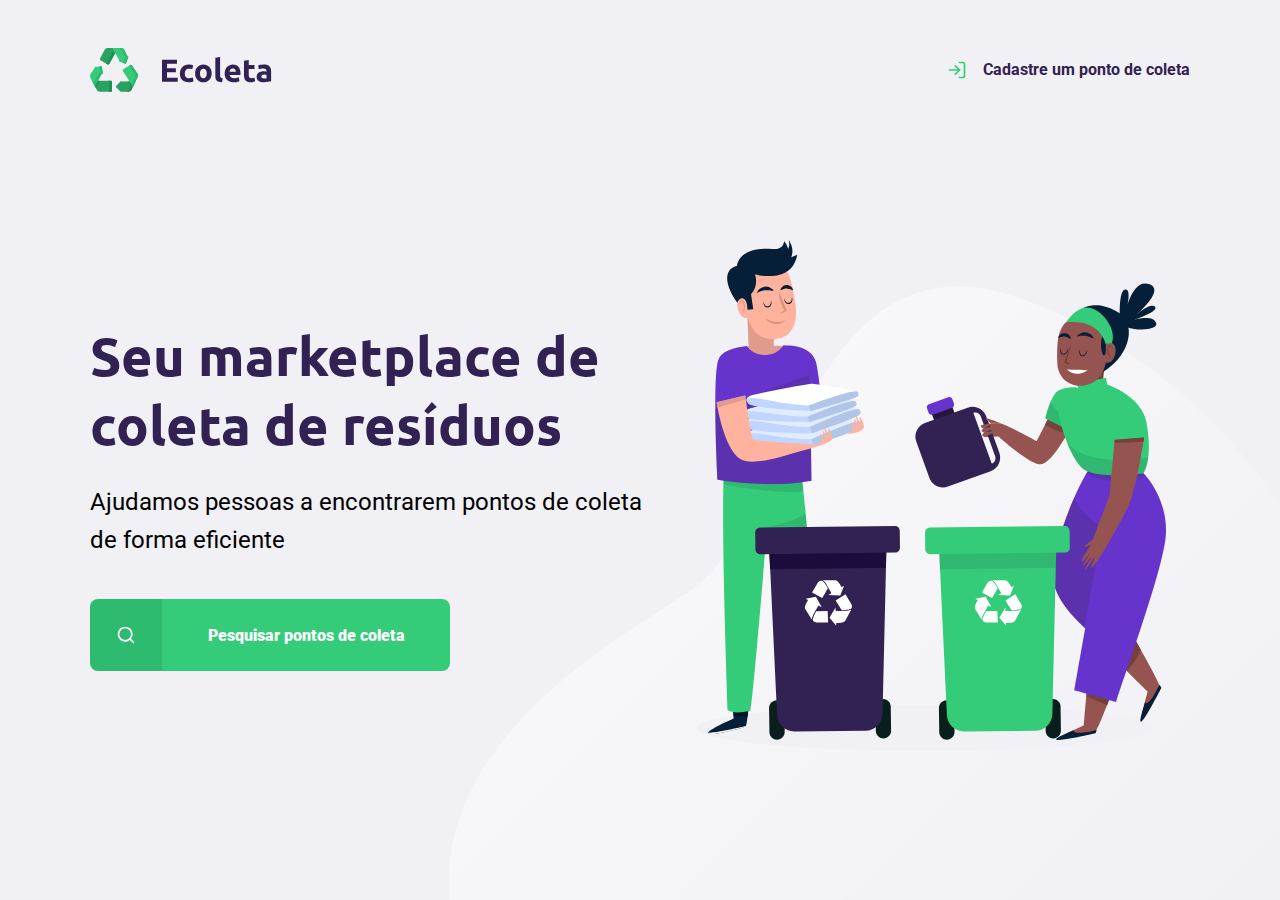
<file: index.html>
<!DOCTYPE html>
<html lang="pt_br">

<head>
    <meta charset="UTF-8">
    <meta name="viewport" content="width=device-width, initial-scale=1.0">
    <title>Ecoleta</title>

    <link href="https://fonts.googleapis.com/css2?family=Roboto:wght@300&family=Ubuntu:wght@700&display=swap" rel="stylesheet">



    <link rel="stylesheet" href="/style/main.css">


</head>

<body>
    <div id="page-home">
        <div class="content">

            <header>
                <img src="/assents/logo.svg" alt="Logomarca">
                <a href="#">
                    <span></span> Cadastre um ponto de coleta
                </a>
            </header>

            <main>
                <h1>Seu marketplace de coleta de resíduos</h1>

                <p>Ajudamos pessoas a encontrarem pontos de coleta de forma eficiente</p>

                <a href="#"><span></span> <strong>Pesquisar pontos de coleta</strong> </a>


            </main>



        </div>



    </div>






</body>

</html>
</file>
<file: style/main.css>
:root {
    --title-color: #322153;
    --primary-color: #34cb79;
}

* {
    margin: 0;
    padding: 0;
}

html {
    font-family: Roboto, sans-serif;
}

body {
    background: #f0f0f5;
    -webkit-font-smoothing: antialiased;
}

a {
    text-decoration: none;
}

h1,
h2,
h3,
h4,
h5,
h6 {
    font-family: Ubuntu, sans-serif;
    color: var(--title-color);
}

#page-home {
    height: 100vh;
    background: url('../assents/home-background.svg') no-repeat;
    background-position: 35vw bottom;
}

#page-home header {
    margin-top: 48px;
    display: flex;
    align-items: center;
    justify-content: space-between;
}

#page-home .content {
    width: 90%;
    max-width: 1100px;
    height: 100%;
    margin: 0 auto;
    display: flex;
    flex-direction: column;
}

#page-home header a {
    display: flex;
    color: var(--title-color);
    font-weight: 700;
}

#page-home header a span {
    margin-right: 16px;
    display: flex;
    background-image: url('../assents/log-in.svg');
    width: 20px;
    height: 20px;
}

#page-home main {
    max-width: 560px;
    flex: 1;
    display: flex;
    flex-direction: column;
    justify-content: center;
}

#page-home h1 {
    font-size: 54px;
    color: var(--title-color);
}

#page-home main p {
    font-size: 24px;
    line-height: 38px;
    margin-top: 24px;
}

#page-home main a {
    width: 100%;
    max-width: 360px;
    height: 72px;
    border-radius: 8px;
    display: flex;
    align-items: center;
    margin-top: 40px;
    background-color: var(--primary-color);
    transition: 400ms;
    font-weight: bold;
    color: white;
}

#page-home main a:hover {
    background-color: #2fb86e;
}

#page-home main a span {
    width: 72px;
    height: 72px;
    border-top-left-radius: 8px;
    border-bottom-left-radius: 8px;
    background-color: rgba(0, 0, 0, 0.08);
    display: flex;
    align-items: center;
    justify-content: center;
}

#page-home main a span::after {
    content: "";
    background-image: url('../assents/search.svg');
    width: 20px;
    height: 20px;
}

#page-home main a strong {
    color: white;
    flex: 1;
    text-align: center;
}

@media (max-width: 900px) {
    #page-home {
        background-position-x: 70vw;
    }
    #page-home content {
        align-items: center;
        text-align: center;
    }
    #page-home header a {
        position: absolute;
        bottom: 48px;
        left: 50%;
        transform: translateX(-50%);
    }
    #page-home main {
        align-items: center;
    }
}
</file>
